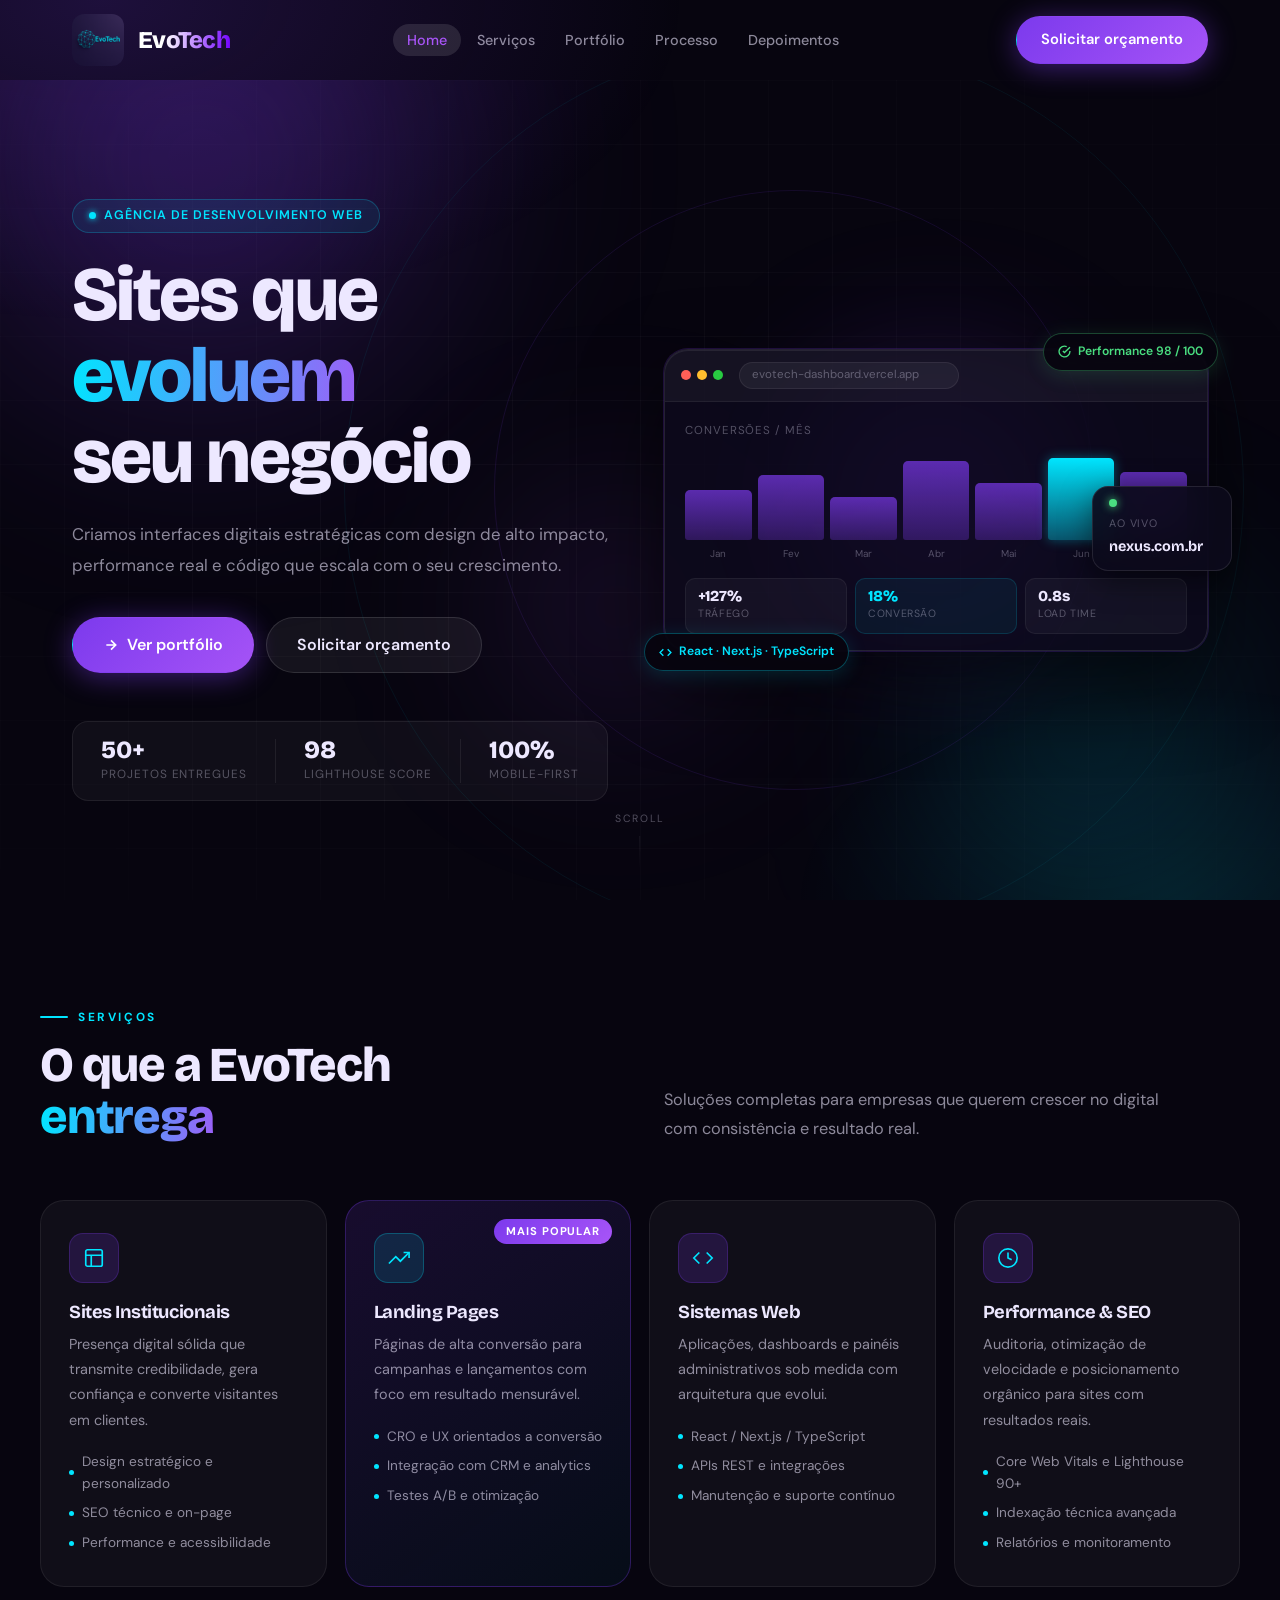
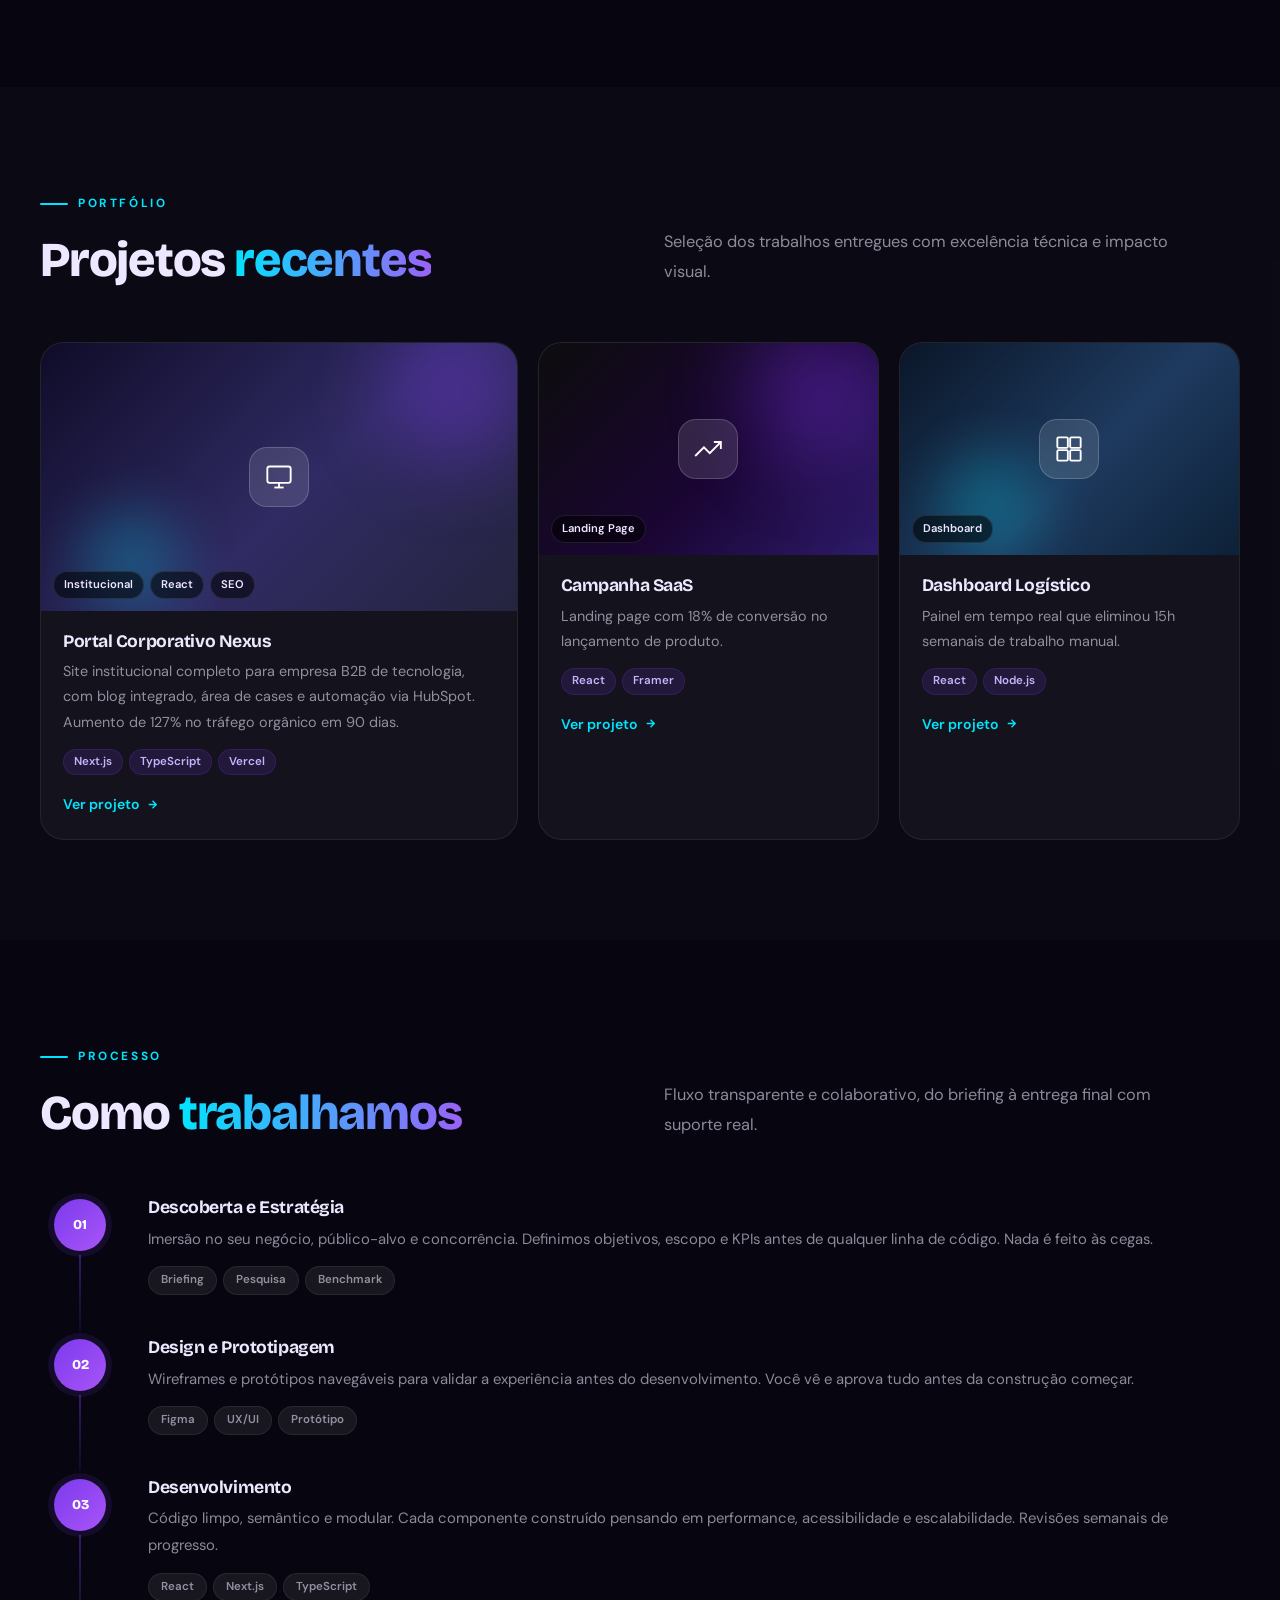
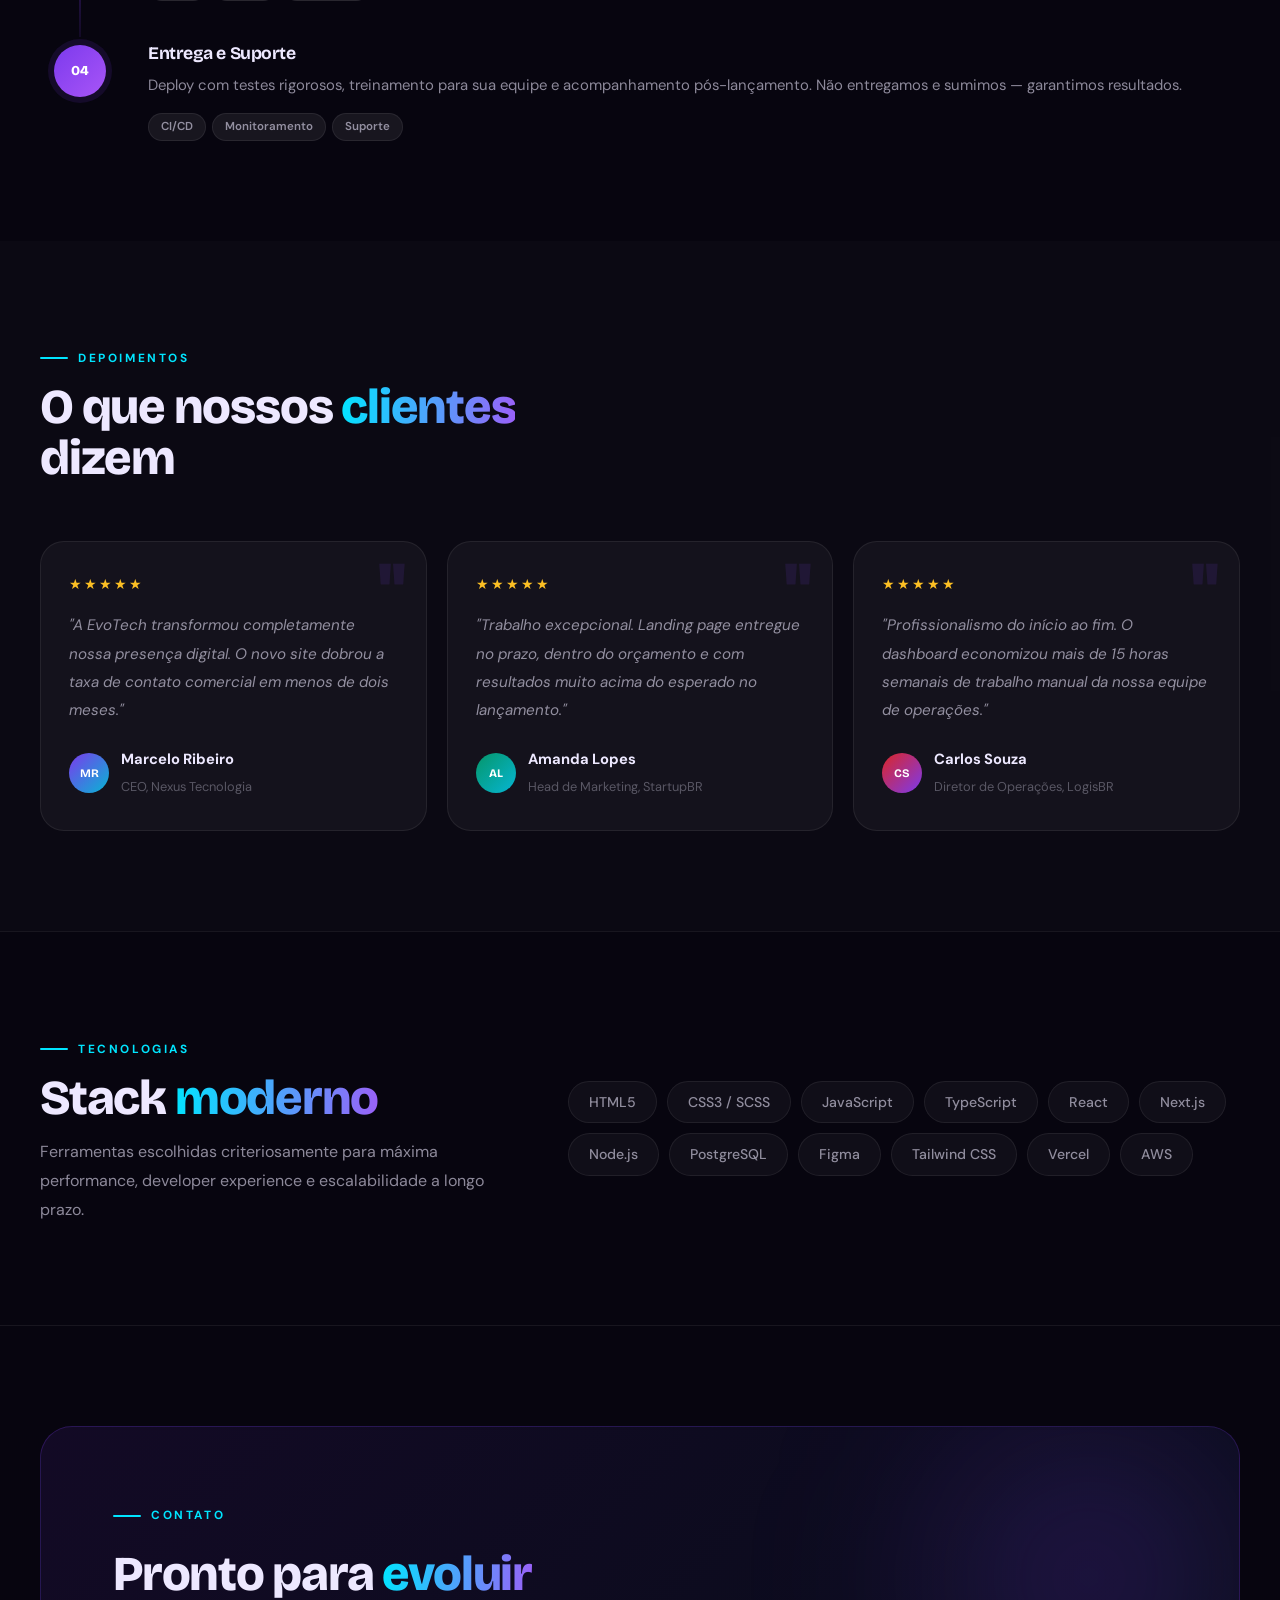
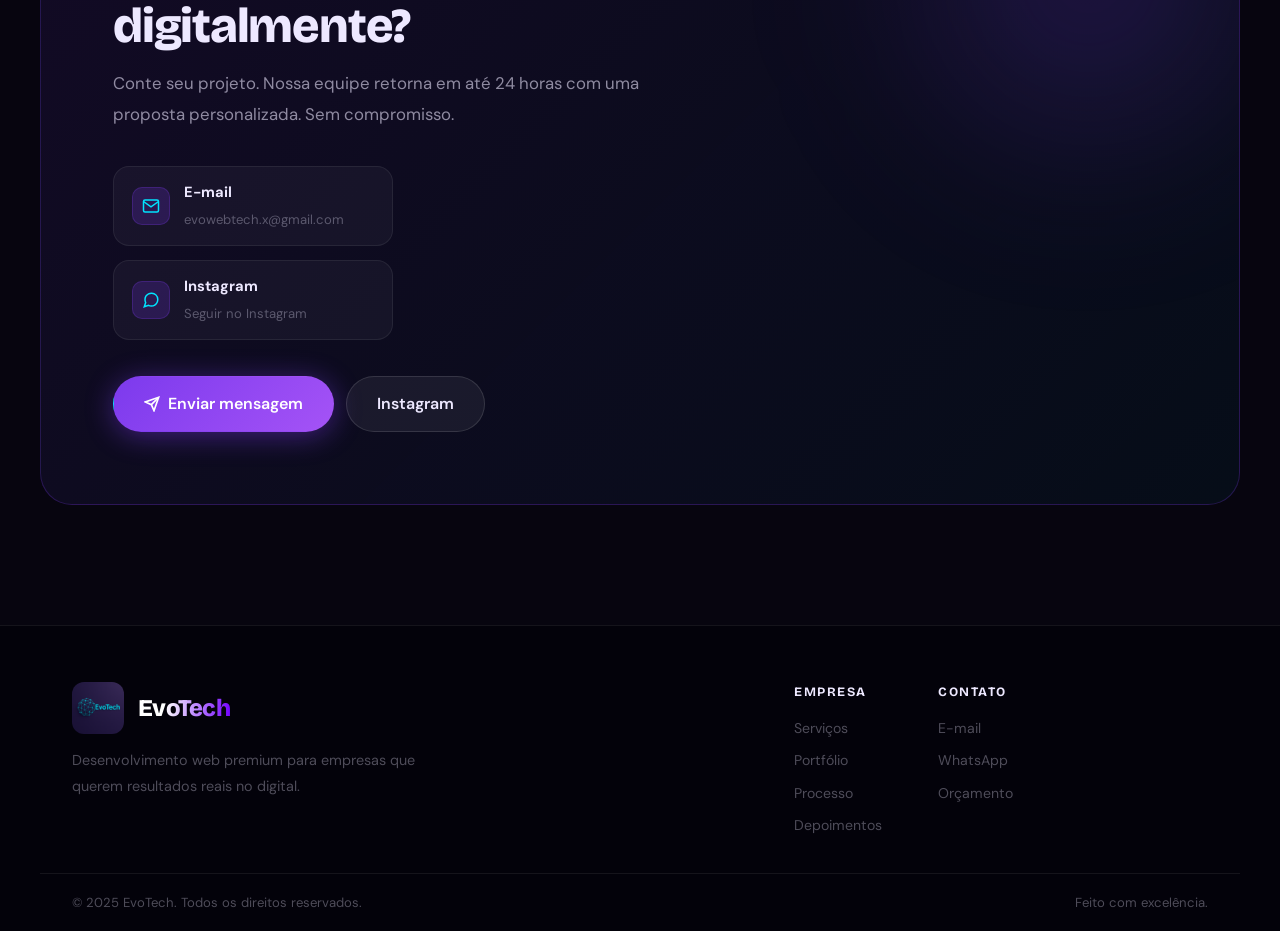
<file: src/pages/index.html>
<!DOCTYPE html>
<html lang="pt-BR">
<head>
    <meta charset="UTF-8">
    <meta name="viewport" content="width=device-width, initial-scale=1.0">
    <title>EvoTech — Desenvolvimento Web Premium</title>
    <link rel="icon" href="../../assets/images/favicon2.png" type="image/png">
    <link rel="stylesheet" href="../../assets/css/variables.css">
    <link rel="stylesheet" href="../../assets/css/reset.css">
    <link rel="stylesheet" href="../../assets/css/typography.css">
    <link rel="stylesheet" href="../../assets/css/buttons.css">
    <link rel="stylesheet" href="../../assets/css/overlays.css">
    <link rel="stylesheet" href="../../assets/css/layout.css">
    <link rel="stylesheet" href="../../assets/css/sections.css">
    <link rel="stylesheet" href="../../assets/css/header.css">
    <link rel="stylesheet" href="../../assets/css/hero.css">
    <link rel="stylesheet" href="../../assets/css/services.css">
    <link rel="stylesheet" href="../../assets/css/portfolio.css">
    <link rel="stylesheet" href="../../assets/css/process.css">
    <link rel="stylesheet" href="../../assets/css/testimonials.css">
    <link rel="stylesheet" href="../../assets/css/stack.css">
    <link rel="stylesheet" href="../../assets/css/contact.css">
    <link rel="stylesheet" href="../../assets/css/footer.css">
    <link rel="stylesheet" href="../../assets/css/responsive.css">
    <link href="https://fonts.googleapis.com/css2?family=Bricolage+Grotesque:opsz,wght@12..96,300;12..96,400;12..96,500;12..96,600;12..96,700;12..96,800&family=DM+Sans:ital,opsz,wght@0,9..40,300;0,9..40,400;0,9..40,500;0,9..40,600;1,9..40,400&display=swap" rel="stylesheet">
</head>
<body>

    <div id="header"></div>

    <main id="main-content"></main>

    <div id="footer"></div>

    <script src="../../assets/js/main.js" defer></script>
</body>
</html>
</file>
<file: assets/css/variables.css>
:root {
    --bg:           #07050f;
    --bg-alt:       #0d0a1a;
    --surface:      rgba(255,255,255,0.04);
    --surface-b:    rgba(255,255,255,0.07);
    --text:         #ede8ff;
    --text-muted:   rgba(237,232,255,0.58);
    --text-dim:     rgba(237,232,255,0.32);
    --border:       rgba(255,255,255,0.07);
    --border-glow:  rgba(124,58,237,0.35);
    --purple:       #7c3aed;
    --purple-lt:    #9d4edd;
    --cyan:         #00e5ff;
    --cyan-dim:     rgba(0,229,255,0.12);
    --green:        #4ade80;
    --radius-sm:    10px;
    --radius:       16px;
    --radius-lg:    24px;
    --radius-xl:    32px;
    --max:          1200px;
    --hh:           80px;
    --ease-out:     cubic-bezier(0.16, 1, 0.3, 1);
}
</file>
<file: assets/css/typography.css>
h1,h2,h3,h4 {
    font-family: 'Bricolage Grotesque', sans-serif;
    font-weight: 800;
    line-height: 1.06;
    letter-spacing: -0.025em;
}
h1 { font-size: clamp(2.6rem, 6vw, 5rem); }
h2 { font-size: clamp(1.9rem, 3.8vw, 3.2rem); }
h3 { font-size: 1.15rem; font-weight: 700; }

.grad-text {
    background: linear-gradient(95deg, var(--cyan) 0%, #a855f7 55%, var(--cyan) 100%);
    background-size: 200% auto;
    -webkit-background-clip: text;
    -webkit-text-fill-color: transparent;
    background-clip: text;
    animation: shimmer 4s linear infinite;
}
@keyframes shimmer { to { background-position: 200% center; } }
</file>
<file: assets/css/buttons.css>
.btn {
    display: inline-flex;
    align-items: center;
    gap: 8px;
    border-radius: 999px;
    padding: 11px 24px;
    font-family: 'DM Sans', sans-serif;
    font-size: 0.92rem;
    font-weight: 600;
    border: 1px solid transparent;
    cursor: pointer;
    transition: transform .22s var(--ease-out), box-shadow .22s ease, opacity .2s;
    white-space: nowrap;
}
.btn:hover { transform: translateY(-2px); }

.btn-primary {
    background: linear-gradient(135deg, var(--purple), #a855f7 60%, var(--cyan));
    background-size: 200% auto;
    color: #fff;
    box-shadow: 0 4px 28px rgba(124,58,237,.45);
    transition: background-position .4s ease, transform .22s var(--ease-out), box-shadow .22s ease;
}
.btn-primary:hover { background-position: right center; box-shadow: 0 8px 40px rgba(124,58,237,.6); }

.btn-ghost {
    background: rgba(255,255,255,.06);
    border-color: rgba(255,255,255,.12);
    color: var(--text);
}
.btn-ghost:hover { background: rgba(255,255,255,.1); }

.btn-lg { padding: 14px 30px; font-size: 1rem; }
</file>
<file: assets/css/overlays.css>
body::before {
    content: '';
    position: fixed;
    inset: 0;
    pointer-events: none;
    z-index: 0;
    background:
        radial-gradient(ellipse 70% 55% at 8% 0%, rgba(124,58,237,.2) 0%, transparent 65%),
        radial-gradient(ellipse 50% 40% at 92% 100%, rgba(0,229,255,.1) 0%, transparent 60%);
}

.anim-fade {
    opacity: 0;
    transform: translateY(24px);
    transition: opacity .65s var(--ease-out), transform .65s var(--ease-out);
}

.anim-fade.is-visible {
    opacity: 1;
    transform: none;
}
</file>
<file: assets/css/layout.css>
/* ═══════════════════════════════════════════════════════
   LAYOUT
═══════════════════════════════════════════════════════ */
main { padding-top: var(--hh); }

.section {
    position: relative; z-index:1;
    padding: 100px 32px;
}
.section-inner {
    max-width: var(--max);
    margin: 0 auto;
}
.section-alt { background: rgba(255,255,255,.018); }

.section-label {
    display: inline-flex;
    align-items: center;
    gap: 10px;
    color: var(--cyan);
    font-size: .74rem;
    font-weight: 700;
    letter-spacing: .22em;
    text-transform: uppercase;
    margin-bottom: 14px;
}
.section-label::before {
    content:'';
    display:block;
    width: 28px; height: 2px;
    background: var(--cyan);
    border-radius: 2px;
}

.section-heading-row {
    display: grid;
    grid-template-columns: 1fr 1fr;
    gap: 20px 48px;
    align-items: end;
    margin-bottom: 56px;
}
.section-h2 { max-width: 16ch; }
.section-sub {
    font-size: 1.02rem;
    color: var(--text-muted);
    line-height: 1.8;
    max-width: 48ch;
}
</file>
<file: assets/css/sections.css>
.section {
    position: relative;
    z-index: 1;
    padding: 100px 32px;
}

.section-inner {
    max-width: var(--max);
    margin: 0 auto;
}

.section-alt { background: rgba(255,255,255,.018); }

.section-label {
    display: inline-flex;
    align-items: center;
    gap: 10px;
    color: var(--cyan);
    font-size: .74rem;
    font-weight: 700;
    letter-spacing: .22em;
    text-transform: uppercase;
    margin-bottom: 14px;
}

.section-label::before {
    content: '';
    display: block;
    width: 28px;
    height: 2px;
    background: var(--cyan);
    border-radius: 2px;
}

.section-heading-row {
    display: grid;
    grid-template-columns: 1fr 1fr;
    gap: 20px 48px;
    align-items: end;
    margin-bottom: 56px;
}

.section-h2 { max-width: 16ch; }

.section-sub {
    font-size: 1.02rem;
    color: var(--text-muted);
    line-height: 1.8;
    max-width: 48ch;
}
</file>
<file: assets/css/header.css>
/* ═══════════════════════════════════════════════════════
   HEADER
═══════════════════════════════════════════════════════ */
#site-header {
    position: fixed;
    top:0; left:0; right:0;
    height: var(--hh);
    z-index: 200;
    transition: background .3s ease, backdrop-filter .3s ease, box-shadow .3s ease;
}
#site-header.hdr--scrolled {
    background: rgba(7,5,15,.88);
    backdrop-filter: blur(24px) saturate(1.6);
    box-shadow: 0 1px 0 rgba(255,255,255,.06), 0 8px 40px rgba(0,0,0,.4);
}

.hdr-inner {
    max-width: var(--max);
    margin: 0 auto;
    height: 100%;
    padding: 0 32px;
    display: flex;
    align-items: center;
    justify-content: space-between;
    gap: 20px;
}

/* Brand / Logo ─────────────────────────────────────── */
.hdr-brand {
    display: flex;
    align-items: center;
    gap: 14px;
    flex-shrink: 0;
    text-decoration: none;
}

.hdr-logo {
    width: 52px;
    height: 52px;
    object-fit: contain;
    border-radius: 12px;
    flex-shrink: 0;
}

.hdr-wordmark {
    font-family: 'Bricolage Grotesque', sans-serif;
    font-size: 1.5rem;
    font-weight: 800;
    letter-spacing: -0.03em;
    background: linear-gradient(95deg, #fff 30%, #7200ff);
    -webkit-background-clip: text;
    -webkit-text-fill-color: transparent;
    background-clip: text;
}

/* Nav ────────────────────────────────────────────── */
.hdr-nav ul {
    display: flex;
    align-items: center;
    gap: 2px;
}
.hdr-nav a {
    font-size: .9rem;
    font-weight: 500;
    color: var(--text-muted);
    padding: 7px 14px;
    border-radius: 999px;
    transition: color .2s, background .2s;
}
.hdr-nav a:hover,
.hdr-nav a.nav-active { color: var(--text); background: rgba(255, 255, 255, 0.11); }
.hdr-nav a.nav-active { color: #a855f7; }

/* Header right ─────────────────────────────────────── */
.hdr-right { display:flex; align-items:center; gap:12px; }

.hdr-cta { display:inline-flex; }

.hdr-burger {
    display: none;
    flex-direction: column;
    justify-content: center;
    gap: 5px;
    width: 40px; height: 40px;
    background: rgba(255,255,255,.06);
    border: 1px solid var(--border);
    border-radius: 10px;
    cursor: pointer;
    padding: 8px;
}
.hdr-burger span {
    display:block;
    height: 2px;
    background: var(--text);
    border-radius: 2px;
    transition: all .3s ease;
    transform-origin: center;
}
.hdr-burger.burger--open span:nth-child(1) { transform: translateY(7px) rotate(45deg); }
.hdr-burger.burger--open span:nth-child(2) { opacity:0; transform:scaleX(0); }
.hdr-burger.burger--open span:nth-child(3) { transform: translateY(-7px) rotate(-45deg); }
</file>
<file: assets/css/hero.css>
/* ═══════════════════════════════════════════════════════
   HERO
═══════════════════════════════════════════════════════ */
.hero {
    position: relative;
    min-height: calc(100vh - var(--hh));
    display: flex;
    flex-direction: column;
    justify-content: center;
    overflow: hidden;
    padding: 0;
}

/* Background ─────────────────────────────────────── */
.hero-bg { position:absolute; inset:0; pointer-events:none; z-index:0; }

.hbg-grid {
    position: absolute; inset:0;
    background-image:
        linear-gradient(rgba(255,255,255,.028) 1px, transparent 1px),
        linear-gradient(90deg, rgba(255,255,255,.028) 1px, transparent 1px);
    background-size: 64px 64px;
    mask-image: radial-gradient(ellipse 80% 80% at 50% 50%, black 30%, transparent 100%);
}

.hbg-orb {
    position: absolute;
    border-radius: 50%;
    filter: blur(90px);
}
.hbg-orb-1 {
    width: 720px; height: 720px;
    background: radial-gradient(circle, rgba(124,58,237,.32) 0%, transparent 70%);
    top: -280px; left: -160px;
    animation: orb-drift-1 18s ease-in-out infinite alternate;
}
.hbg-orb-2 {
    width: 500px; height: 500px;
    background: radial-gradient(circle, rgba(0,229,255,.14) 0%, transparent 70%);
    bottom: -80px; right: -60px;
    animation: orb-drift-2 22s ease-in-out infinite alternate;
}
.hbg-orb-3 {
    width: 340px; height: 340px;
    background: radial-gradient(circle, rgba(168,85,247,.18) 0%, transparent 70%);
    bottom: 15%; left: 35%;
    animation: orb-drift-1 15s ease-in-out infinite alternate-reverse;
}
@keyframes orb-drift-1 { from { transform: translate(0,0) scale(1); } to { transform: translate(40px, 30px) scale(1.08); } }
@keyframes orb-drift-2 { from { transform: translate(0,0); } to { transform: translate(-30px,-20px); } }

/* Floating particles */
.particles { position:absolute; inset:0; overflow:hidden; }
.p {
    position: absolute;
    width: 3px; height: 3px;
    border-radius: 50%;
    background: var(--cyan);
    opacity: 0;
    animation: particle-float 8s ease-in-out infinite;
}
.p1  { left:10%; top:25%; animation-delay:0s;    animation-duration:9s;  width:4px;height:4px; }
.p2  { left:25%; top:60%; animation-delay:1.5s;  animation-duration:11s; }
.p3  { left:55%; top:15%; animation-delay:3s;    animation-duration:8s;  background:#a855f7; }
.p4  { left:70%; top:40%; animation-delay:0.7s;  animation-duration:12s; width:2px;height:2px; }
.p5  { left:85%; top:70%; animation-delay:2s;    animation-duration:9s;  background:#a855f7; width:4px;height:4px; }
.p6  { left:40%; top:80%; animation-delay:4s;    animation-duration:10s; }
.p7  { left:15%; top:85%; animation-delay:1s;    animation-duration:13s; width:2px;height:2px; }
.p8  { left:90%; top:20%; animation-delay:3.5s;  animation-duration:8s;  background:#fff; opacity:0; }
@keyframes particle-float {
    0%   { opacity:0; transform:translateY(0) scale(1); }
    15%  { opacity:.7; }
    85%  { opacity:.4; }
    100% { opacity:0; transform:translateY(-80px) scale(.5); }
}

/* Decorative rings */
.ring {
    position: absolute;
    border-radius: 50%;
    border: 1px solid rgba(124,58,237,.12);
    pointer-events: none;
}
.ring-1 {
    width: 600px; height: 600px;
    top: 50%; left: 62%;
    transform: translate(-50%,-50%);
    animation: ring-pulse 6s ease-in-out infinite;
}
.ring-2 {
    width: 900px; height: 900px;
    top: 50%; left: 62%;
    transform: translate(-50%,-50%);
    border-color: rgba(0,229,255,.06);
    animation: ring-pulse 6s ease-in-out infinite reverse;
}
@keyframes ring-pulse {
    0%,100% { transform:translate(-50%,-50%) scale(1); opacity:.6; }
    50%      { transform:translate(-50%,-50%) scale(1.04); opacity:1; }
}

/* Hero layout ─────────────────────────────────────── */
.hero-layout {
    position: relative; z-index:1;
    max-width: var(--max);
    width: 100%;
    margin: 0 auto;
    padding: 80px 32px 60px;
    display: grid;
    grid-template-columns: 1fr 1fr;
    gap: 48px;
    align-items: center;
}

/* Hero copy ─────────────────────────────────────── */
.hero-pill {
    display: inline-flex;
    align-items: center;
    gap: 8px;
    background: rgba(0,229,255,.08);
    border: 1px solid rgba(0,229,255,.22);
    color: var(--cyan);
    font-size: .78rem;
    font-weight: 600;
    letter-spacing: .08em;
    text-transform: uppercase;
    padding: 6px 16px;
    border-radius: 999px;
    margin-bottom: 22px;
    animation: hero-fade-in .6s var(--ease-out) both;
}
.hero-pill-dot {
    width: 7px; height: 7px;
    border-radius: 50%;
    background: var(--cyan);
    box-shadow: 0 0 6px var(--cyan);
    animation: dot-pulse 2s ease-in-out infinite;
}
@keyframes dot-pulse { 0%,100% { opacity:1; } 50% { opacity:.4; } }

.hero-h1 { margin-bottom: 20px; animation: hero-fade-in .7s var(--ease-out) .1s both; }
.hero-sub {
    font-size: 1.05rem;
    color: var(--text-muted);
    line-height: 1.85;
    max-width: 46ch;
    margin-bottom: 36px;
    animation: hero-fade-in .7s var(--ease-out) .2s both;
}
.hero-actions {
    display: flex;
    flex-wrap: wrap;
    gap: 12px;
    margin-bottom: 48px;
    animation: hero-fade-in .7s var(--ease-out) .3s both;
}

@keyframes hero-fade-in {
    from { opacity:0; transform:translateY(20px); }
    to   { opacity:1; transform:none; }
}

/* Metrics strip */
.hero-metrics {
    display: flex;
    align-items: center;
    background: rgba(255,255,255,.04);
    border: 1px solid var(--border);
    border-radius: var(--radius);
    overflow: hidden;
    width: fit-content;
    animation: hero-fade-in .7s var(--ease-out) .4s both;
}
.hm-item {
    padding: 16px 28px;
    display: flex;
    flex-direction: column;
    gap: 3px;
}
.hm-item strong {
    font-family: 'Bricolage Grotesque', sans-serif;
    font-size: 1.55rem;
    font-weight: 800;
    color: var(--text);
    line-height: 1;
}
.hm-item span {
    font-size: .74rem;
    color: var(--text-dim);
    text-transform: uppercase;
    letter-spacing: .08em;
}
.hm-sep { width:1px; height:44px; background:var(--border); flex-shrink:0; }

/* ── Hero Visual (browser mockup) ──────────────────── */
.hero-visual {
    position: relative;
    animation: hero-fade-in .9s var(--ease-out) .25s both;
}

.hv-glow {
    position: absolute;
    width: 400px; height: 400px;
    border-radius: 50%;
    background: radial-gradient(circle, rgba(124,58,237,.35) 0%, transparent 70%);
    filter: blur(60px);
    top: 50%; left: 50%;
    transform: translate(-50%,-50%);
    pointer-events: none;
}

/* Main card: browser window */
.hv-card-main {
    background: rgba(13,10,28,.88);
    border: 1px solid rgba(255,255,255,.1);
    border-radius: var(--radius-lg);
    overflow: hidden;
    box-shadow:
        0 0 0 1px rgba(124,58,237,.2),
        0 32px 80px rgba(0,0,0,.6),
        inset 0 1px 0 rgba(255,255,255,.08);
    backdrop-filter: blur(12px);
    position: relative; z-index:1;
}
.hvc-header {
    display: flex;
    align-items: center;
    gap: 8px;
    padding: 12px 16px;
    background: rgba(255,255,255,.04);
    border-bottom: 1px solid rgba(255,255,255,.06);
}
.hvc-dots { display:flex; gap:6px; }
.dot { display:block; width:10px; height:10px; border-radius:50%; }
.dot-r { background:#ff5f57; }
.dot-y { background:#ffbd2e; }
.dot-g { background:#28ca41; }
.hvc-title-bar {
    margin-left: 8px;
    font-size: .72rem;
    color: var(--text-dim);
    background: rgba(255,255,255,.05);
    border: 1px solid rgba(255,255,255,.07);
    padding: 3px 12px;
    border-radius: 999px;
    flex:1; max-width: 220px;
    overflow:hidden; text-overflow:ellipsis; white-space:nowrap;
}
.hvc-body { padding: 20px 20px 16px; }

/* Chart */
.chart-area { margin-bottom: 16px; }
.chart-label-top {
    font-size: .72rem;
    color: var(--text-dim);
    margin-bottom: 10px;
    text-transform: uppercase;
    letter-spacing: .08em;
}
.chart-bars {
    display: flex;
    align-items: flex-end;
    gap: 6px;
    height: 90px;
}
.cb {
    flex: 1;
    height: var(--h, 60%);
    border-radius: 5px 5px 3px 3px;
    background: linear-gradient(180deg, rgba(124,58,237,.7) 0%, rgba(124,58,237,.3) 100%);
    position: relative;
    transition: background .3s;
    cursor: default;
}
.cb--hi {
    background: linear-gradient(180deg, var(--cyan) 0%, rgba(0,229,255,.35) 100%);
    box-shadow: 0 0 12px rgba(0,229,255,.35);
}
.cb-tip {
    display: none;
    position: absolute;
    top: -22px; left: 50%;
    transform: translateX(-50%);
    font-size: .66rem;
    color: #fff;
    background: rgba(0,0,0,.7);
    padding: 2px 5px;
    border-radius: 4px;
    white-space: nowrap;
}
.cb:hover .cb-tip { display:block; }
.chart-months {
    display: flex;
    gap: 6px;
    margin-top: 6px;
}
.chart-months span {
    flex:1;
    font-size: .62rem;
    color: var(--text-dim);
    text-align: center;
}
.hvc-stats-row {
    display: grid;
    grid-template-columns: repeat(3, 1fr);
    gap: 8px;
}
.hvc-stat {
    background: rgba(255,255,255,.04);
    border: 1px solid rgba(255,255,255,.06);
    border-radius: var(--radius-sm);
    padding: 10px 12px;
    display: flex; flex-direction:column; gap:2px;
}
.hvc-stat--accent {
    background: rgba(0,229,255,.06);
    border-color: rgba(0,229,255,.15);
}
.hvc-stat-val {
    font-family: 'Bricolage Grotesque', sans-serif;
    font-size: .95rem;
    font-weight: 800;
    color: var(--text);
    line-height:1;
}
.hvc-stat--accent .hvc-stat-val { color: var(--cyan); }
.hvc-stat-lbl { font-size:.66rem; color:var(--text-dim); text-transform:uppercase; letter-spacing:.06em; }

/* Floating badges */
.hv-badge {
    position: absolute;
    display: flex;
    align-items: center;
    gap: 7px;
    padding: 8px 14px;
    border-radius: 999px;
    font-size: .76rem;
    font-weight: 600;
    backdrop-filter: blur(14px);
    white-space: nowrap;
    z-index: 2;
    animation: badge-float 5s ease-in-out infinite;
}
.hv-badge-stack {
    bottom: -20px; left: -20px;
    background: rgba(7,5,15,.9);
    border: 1px solid rgba(0,229,255,.3);
    color: var(--cyan);
    box-shadow: 0 4px 20px rgba(0,229,255,.15);
    animation-delay: .5s;
}
.hv-badge-perf {
    top: -16px; right: -10px;
    background: rgba(7,5,15,.9);
    border: 1px solid rgba(74,222,128,.3);
    color: var(--green);
    box-shadow: 0 4px 20px rgba(74,222,128,.15);
}
@keyframes badge-float {
    0%,100% { transform: translateY(0); }
    50%      { transform: translateY(-6px); }
}

/* Mini card: live indicator */
.hv-mini-card {
    position: absolute;
    right: -24px; bottom: 80px;
    background: rgba(13,10,28,.92);
    border: 1px solid rgba(255,255,255,.1);
    border-radius: var(--radius);
    padding: 12px 16px;
    display: flex;
    flex-direction: column;
    gap: 2px;
    backdrop-filter: blur(16px);
    z-index: 2;
    box-shadow: 0 8px 30px rgba(0,0,0,.5);
    animation: badge-float 6s ease-in-out infinite reverse;
    min-width: 140px;
}
.hmc-pulse {
    width: 8px; height: 8px;
    border-radius: 50%;
    background: var(--green);
    box-shadow: 0 0 8px var(--green);
    animation: dot-pulse 2s ease-in-out infinite;
    margin-bottom: 6px;
}
.hv-mini-card span { font-size:.68rem; color:var(--text-dim); text-transform:uppercase; letter-spacing:.08em; }
.hv-mini-card strong { font-family:'Bricolage Grotesque',sans-serif; font-size:.9rem; font-weight:700; color:var(--text); }

/* Scroll hint */
.hero-scroll-hint {
    position: absolute;
    bottom: 28px; left: 50%;
    transform: translateX(-50%);
    display: flex;
    flex-direction: column;
    align-items: center;
    gap: 8px;
    z-index:1;
}
.hero-scroll-hint span { font-size:.66rem; color:var(--text-dim); text-transform:uppercase; letter-spacing:.15em; }
.scroll-line {
    width: 1px; height: 36px;
    background: linear-gradient(to bottom, var(--border), transparent);
    animation: scroll-drop 2s ease-in-out infinite;
}
@keyframes scroll-drop {
    0%   { transform:scaleY(0); transform-origin:top; opacity:1; }
    50%  { transform:scaleY(1); transform-origin:top; opacity:1; }
    100% { transform:scaleY(1); transform-origin:bottom; opacity:0; }
}
</file>
<file: assets/css/services.css>
/* ═══════════════════════════════════════════════════════
   SERVICES
═══════════════════════════════════════════════════════ */
.services-grid {
    display: grid;
    grid-template-columns: repeat(4, 1fr);
    gap: 18px;
}

.svc-card {
    position: relative;
    padding: 32px 28px;
    border-radius: var(--radius-lg);
    background: var(--surface);
    border: 1px solid var(--border);
    transition: transform .3s var(--ease-out), border-color .3s ease, box-shadow .3s ease;
    overflow: hidden;
}
.svc-card::after {
    content:'';
    position:absolute; inset:0;
    background: linear-gradient(135deg, rgba(124,58,237,.08) 0%, transparent 60%);
    opacity:0;
    transition: opacity .3s;
    pointer-events:none;
}
.svc-card:hover { transform:translateY(-6px); border-color:rgba(124,58,237,.35); box-shadow:0 20px 60px rgba(0,0,0,.35); }
.svc-card:hover::after { opacity:1; }

.svc-card--featured {
    background: linear-gradient(145deg, rgba(124,58,237,.14), rgba(0,229,255,.04));
    border-color: rgba(124,58,237,.3);
}

.svc-featured-label {
    position: absolute;
    top:18px; right:18px;
    font-size:.7rem; font-weight:700;
    letter-spacing:.08em; text-transform:uppercase;
    background: linear-gradient(135deg, var(--purple), #a855f7);
    color:#fff;
    padding: 4px 12px;
    border-radius:999px;
}

.svc-icon {
    width:50px; height:50px;
    display:grid; place-items:center;
    border-radius:14px;
    background: rgba(124,58,237,.18);
    border: 1px solid rgba(124,58,237,.25);
    margin-bottom: 20px;
    color: var(--cyan);
}
.svc-icon--featured { background:rgba(0,229,255,.12); border-color:rgba(0,229,255,.25); }

.svc-card h3 { margin-bottom:10px; }
.svc-card > p { font-size:.9rem; color:var(--text-muted); line-height:1.75; margin-bottom:18px; }

.svc-list { display:grid; gap:8px; }
.svc-list li {
    display:flex; align-items:center; gap:8px;
    font-size:.85rem; color:var(--text-muted);
}
.svc-list li::before {
    content:'';
    display:block; flex-shrink:0;
    width:5px; height:5px;
    border-radius:50%;
    background: var(--cyan);
}
</file>
<file: assets/css/portfolio.css>
/* ═══════════════════════════════════════════════════════
   PORTFOLIO
═══════════════════════════════════════════════════════ */
.portfolio-grid {
    display: grid;
    grid-template-columns: 1.4fr 1fr 1fr;
    gap: 20px;
}

.pf-card {
    border-radius: var(--radius-lg);
    overflow: hidden;
    border: 1px solid var(--border);
    background: var(--surface);
    transition: transform .3s var(--ease-out), box-shadow .3s ease;
}
.pf-card:hover { transform:translateY(-5px); box-shadow:0 24px 60px rgba(0,0,0,.45); }

.pf-visual {
    aspect-ratio: 16/10;
    background: linear-gradient(135deg, var(--g1), var(--g2) 55%, var(--g3));
    position: relative;
    display:flex; align-items:center; justify-content:center;
    overflow:hidden;
}
.pf-card--wide .pf-visual { aspect-ratio:16/9; }

.pfv-decoration {
    position:absolute; border-radius:50%;
    pointer-events:none;
}
.pfv-d1 {
    width:220px; height:220px;
    background: radial-gradient(circle, rgba(124,58,237,.45), transparent 70%);
    top:-60px; right:-50px; filter:blur(30px);
}
.pfv-d2 {
    width:160px; height:160px;
    background: radial-gradient(circle, rgba(0,229,255,.3), transparent 70%);
    bottom:-30px; left:10px; filter:blur(20px);
}

.pfv-icon {
    position:relative; z-index:1;
    width:60px; height:60px;
    background: rgba(255,255,255,.12);
    backdrop-filter: blur(10px);
    border:1px solid rgba(255,255,255,.18);
    border-radius:18px;
    display:grid; place-items:center;
}

.pfv-tags {
    position:absolute; bottom:12px; left:12px;
    display:flex; gap:6px;
}
.pfv-tags span {
    background: rgba(0,0,0,.55);
    backdrop-filter:blur(8px);
    border:1px solid rgba(255,255,255,.1);
    color:var(--text);
    font-size:.7rem; font-weight:600;
    padding:4px 10px; border-radius:999px;
}

.pf-info { padding:22px; }
.pf-info h3 { font-size:1.1rem; margin-bottom:8px; }
.pf-info p { font-size:.9rem; color:var(--text-muted); line-height:1.75; margin-bottom:14px; }

.pf-meta { display:flex; flex-wrap:wrap; gap:6px; margin-bottom:16px; }
.pf-tag {
    font-size:.72rem; font-weight:600;
    background: rgba(124,58,237,.14);
    border:1px solid rgba(124,58,237,.2);
    color: #c4b5fd;
    padding:3px 10px; border-radius:999px;
}

.pf-link {
    display:inline-flex; align-items:center; gap:6px;
    font-size:.88rem; font-weight:600; color:var(--cyan);
    transition:gap .2s;
}
.pf-link:hover { gap:10px; }
</file>
<file: assets/css/process.css>
/* ═══════════════════════════════════════════════════════
   PROCESS
═══════════════════════════════════════════════════════ */
.process-list { display:grid; gap:0; }

.proc-item {
    display:grid;
    grid-template-columns: 80px 1fr;
    gap:0 28px;
    padding-bottom:0;
}

.proc-num-col {
    display:flex; flex-direction:column; align-items:center;
    padding-top:4px;
}

.proc-num {
    width:52px; height:52px; flex-shrink:0;
    border-radius:50%;
    background: linear-gradient(135deg, var(--purple), #a855f7);
    display:grid; place-items:center;
    font-family:'Bricolage Grotesque',sans-serif;
    font-size:.85rem; font-weight:800; color:#fff;
    box-shadow:0 0 0 6px rgba(124,58,237,.12);
    position:relative; z-index:1;
}

.proc-connector {
    flex:1; width:2px; min-height:24px;
    background: linear-gradient(to bottom, rgba(124,58,237,.4), rgba(124,58,237,.1));
    margin: 4px 0;
}

.proc-body {
    padding:4px 0 40px;
}
.proc-item:last-child .proc-body { padding-bottom:0; }

.proc-body h3 { font-size:1.1rem; margin-bottom:8px; }
.proc-body p { font-size:.93rem; color:var(--text-muted); line-height:1.8; margin-bottom:14px; }

.proc-tags { display:flex; flex-wrap:wrap; gap:6px; }
.proc-tags span {
    font-size:.72rem; font-weight:600;
    background: var(--surface-b);
    border:1px solid var(--border);
    color:var(--text-muted);
    padding:4px 12px; border-radius:999px;
}
</file>
<file: assets/css/testimonials.css>
/* ═══════════════════════════════════════════════════════
   TESTIMONIALS
═══════════════════════════════════════════════════════ */
.testi-grid {
    display:grid;
    grid-template-columns: repeat(3,1fr);
    gap:20px;
}

.testi-card {
    padding:32px 28px;
    border-radius:var(--radius-lg);
    background:var(--surface);
    border:1px solid var(--border);
    transition:transform .28s var(--ease-out), border-color .28s ease;
    position:relative; overflow:hidden;
}
.testi-card::before {
    content:'"';
    position:absolute;
    top:12px; right:20px;
    font-size:5rem; line-height:1;
    color:rgba(124,58,237,.12);
    font-family:'Bricolage Grotesque',sans-serif;
    font-weight:800;
    pointer-events:none;
}
.testi-card:hover { transform:translateY(-4px); border-color:rgba(124,58,237,.28); }

.testi-stars { color:#fbbf24; font-size:.85rem; letter-spacing:2px; margin-bottom:16px; }
.testi-card blockquote { font-size:.95rem; color:var(--text-muted); line-height:1.85; margin-bottom:24px; font-style:italic; }

.testi-author { display:flex; align-items:center; gap:12px; }
.testi-avatar {
    width:40px; height:40px; border-radius:50%; flex-shrink:0;
    display:grid; place-items:center;
    font-family:'Bricolage Grotesque',sans-serif;
    font-size:.72rem; font-weight:700; color:#fff;
}
.testi-author strong { display:block; font-size:.92rem; margin-bottom:1px; }
.testi-author span { font-size:.8rem; color:var(--text-dim); }
</file>
<file: assets/css/stack.css>
/* ═══════════════════════════════════════════════════════
   STACK
═══════════════════════════════════════════════════════ */
.section-stack {
    border-top:1px solid var(--border);
    border-bottom:1px solid var(--border);
}
.stack-row {
    display:grid;
    grid-template-columns:1fr 1.4fr;
    gap:48px;
    align-items:center;
}
.stack-copy p { font-size:1rem; color:var(--text-muted); line-height:1.8; margin-top:14px; }
.stack-tags {
    display:flex; flex-wrap:wrap; gap:10px;
}
.stack-tags span {
    padding:9px 20px;
    border-radius:999px;
    background:var(--surface);
    border:1px solid var(--border);
    font-size:.88rem; font-weight:500; color:var(--text-muted);
    transition:color .2s, border-color .2s, background .2s;
    cursor:default;
}
.stack-tags span:hover {
    color:var(--cyan);
    border-color:rgba(0,229,255,.28);
    background:rgba(0,229,255,.06);
}
</file>
<file: assets/css/contact.css>
/* ═══════════════════════════════════════════════════════
   CONTACT
═══════════════════════════════════════════════════════ */
.section-contact { padding:100px 32px 120px; }

.contact-wrap {
    position:relative;
    background: linear-gradient(135deg, rgba(124,58,237,.1) 0%, rgba(0,229,255,.04) 100%);
    border:1px solid rgba(124,58,237,.25);
    border-radius:var(--radius-xl);
    overflow:hidden;
    padding:72px;
}
.contact-bg-orb {
    position:absolute; pointer-events:none;
    width:500px; height:500px; border-radius:50%;
    background:radial-gradient(circle, rgba(124,58,237,.25) 0%, transparent 65%);
    filter:blur(80px);
    top:-100px; right:-100px;
}
.contact-content { position:relative; z-index:1; max-width:680px; }
.contact-content .section-h2 { margin:10px 0 16px; }

.contact-lead { font-size:1.05rem; color:var(--text-muted); line-height:1.85; max-width:48ch; margin-bottom:36px; }

.contact-channels { display:flex; flex-direction:column; gap:14px; margin-bottom:36px; }
.ch-item {
    display:flex; align-items:center; gap:14px;
    padding:14px 18px;
    border-radius:var(--radius);
    background:rgba(255,255,255,.04);
    border:1px solid var(--border);
    transition:border-color .2s, background .2s;
    width:fit-content; min-width:280px;
}
.ch-item:hover { border-color:rgba(124,58,237,.35); background:rgba(124,58,237,.06); }
.ch-icon {
    width:38px; height:38px; border-radius:10px; flex-shrink:0;
    background:rgba(124,58,237,.2); border:1px solid rgba(124,58,237,.25);
    display:grid; place-items:center; color:var(--cyan);
}
.ch-icon--green { background:rgba(74,222,128,.14); border-color:rgba(74,222,128,.25); color:var(--green); }
.ch-item strong { display:block; font-size:.92rem; margin-bottom:1px; }
.ch-item span { font-size:.82rem; color:var(--text-dim); }

.contact-actions { display:flex; flex-wrap:wrap; gap:12px; }
</file>
<file: assets/css/footer.css>
/* ═══════════════════════════════════════════════════════
   FOOTER
═══════════════════════════════════════════════════════ */
.footer {
    position:relative; z-index:1;
    border-top:1px solid var(--border);
    background: rgba(4,3,10,.9);
}
.footer-inner {
    max-width:var(--max); margin:0 auto;
    padding:56px 32px 36px;
    display:grid; grid-template-columns:1.6fr 1fr;
    gap:60px; align-items:start;
}
.footer-brand .hdr-brand { margin-bottom:14px; }
.footer-brand p { font-size:.9rem; color:var(--text-dim); line-height:1.8; max-width:36ch; }

.footer-nav { display:flex; gap:56px; }
.fn-col { display:flex; flex-direction:column; gap:10px; }
.fn-col strong {
    font-family:'Bricolage Grotesque',sans-serif;
    font-size:.8rem; font-weight:700;
    text-transform:uppercase; letter-spacing:.12em;
    color:var(--text); margin-bottom:4px;
}
.fn-col a { font-size:.88rem; color:var(--text-dim); transition:color .2s; }
.fn-col a:hover { color:var(--cyan); }

.footer-bar {
    max-width:var(--max); margin:0 auto;
    padding:18px 32px;
    border-top:1px solid var(--border);
    display:flex; justify-content:space-between; align-items:center;
    font-size:.82rem; color:var(--text-dim);
}
</file>
<file: assets/css/responsive.css>
/* ═══════════════════════════════════════════════════════
   RESPONSIVE — Tablet (≤1100px)
═══════════════════════════════════════════════════════ */
@media (max-width:1100px) {
    .services-grid { grid-template-columns:repeat(2,1fr); }
    .portfolio-grid { grid-template-columns:1fr 1fr; }
    .pf-card--wide { grid-column:span 2; }
    .testi-grid { grid-template-columns:repeat(2,1fr); }
    .stack-row { grid-template-columns:1fr; gap:32px; }
    .section-heading-row { grid-template-columns:1fr; gap:12px; }
}

/* ═══════════════════════════════════════════════════════
   RESPONSIVE — Medium (≤900px)
═══════════════════════════════════════════════════════ */
@media (max-width:900px) {
    :root { --hh:68px; }

    .hero-layout {
        grid-template-columns:1fr;
        gap:52px;
        padding:60px 24px 48px;
    }
    .hero-copy { text-align:center; align-items:center; display:flex; flex-direction:column; }
    .hero-sub { text-align:center; }
    .hero-actions { justify-content:center; }
    .hero-metrics { margin:0 auto; }
    .hero-visual { max-width:520px; margin:0 auto; width:100%; }
    .hv-mini-card { right:-10px; bottom:70px; }
    .hv-badge-stack { left:-8px; }

    .ring-1, .ring-2 { left:50%; }
}

/* ═══════════════════════════════════════════════════════
   RESPONSIVE — Mobile (≤768px)
═══════════════════════════════════════════════════════ */
@media (max-width:768px) {
    :root { --hh:64px; }

    .hdr-inner { padding:0 20px; }
    .hdr-logo { width:42px; height:42px; }
    .hdr-wordmark { font-size:1.25rem; }
    .hdr-cta { display:none; }
    .hdr-burger { display:flex; }

    /* Mobile nav overlay */
    .hdr-nav {
        display:none;
        position:fixed;
        top:var(--hh); left:0; right:0; bottom:0;
        background:rgba(7,5,15,.97);
        backdrop-filter:blur(24px);
        flex-direction:column;
        padding:32px 24px;
        z-index:199;
    }
    .hdr-nav.nav--open { display:flex; }
    .hdr-nav ul { flex-direction:column; gap:4px; }
    .hdr-nav a { font-size:1.15rem; padding:14px 18px; border-radius:var(--radius); display:block; }
    .hdr-nav ul::after {
        content:'';
        display:block; height:1px;
        background:var(--border);
        margin:16px 0;
    }
    .hdr-nav ul {
        padding-bottom:12px;
    }

    .section { padding:72px 20px; }
    .section-contact { padding:72px 20px 96px; }
    .contact-wrap { padding:40px 28px; border-radius:var(--radius-lg); }

    .services-grid { grid-template-columns:1fr; }

    .portfolio-grid { grid-template-columns:1fr; }
    .pf-card--wide { grid-column:span 1; }

    .testi-grid { grid-template-columns:1fr; }

    .proc-item { grid-template-columns:64px 1fr; gap:0 16px; }

    .footer-inner { grid-template-columns:1fr; gap:36px; padding:40px 20px 28px; }
    .footer-nav { gap:36px; }
    .footer-bar { flex-direction:column; gap:6px; padding:16px 20px; text-align:center; }
}

/* ═══════════════════════════════════════════════════════
   RESPONSIVE — Small Mobile (≤520px)
═══════════════════════════════════════════════════════ */
@media (max-width:520px) {
    h1 { font-size:2.3rem; }
    h2 { font-size:1.8rem; }

    .hero-layout { padding:48px 16px 36px; }

    .hero-metrics {
        flex-direction:column;
        width:100%;
        border-radius:var(--radius);
    }
    .hm-item { padding:14px 20px; width:100%; }
    .hm-sep { width:100%; height:1px; }

    .hero-actions { flex-direction:column; width:100%; }
    .btn { justify-content:center; }

    .hv-badge-stack, .hv-badge-perf, .hv-mini-card { display:none; }

    .contact-wrap { padding:28px 20px; }
    .ch-item { min-width:unset; width:100%; }

    .footer-nav { flex-direction:column; gap:24px; }
}
</file>
